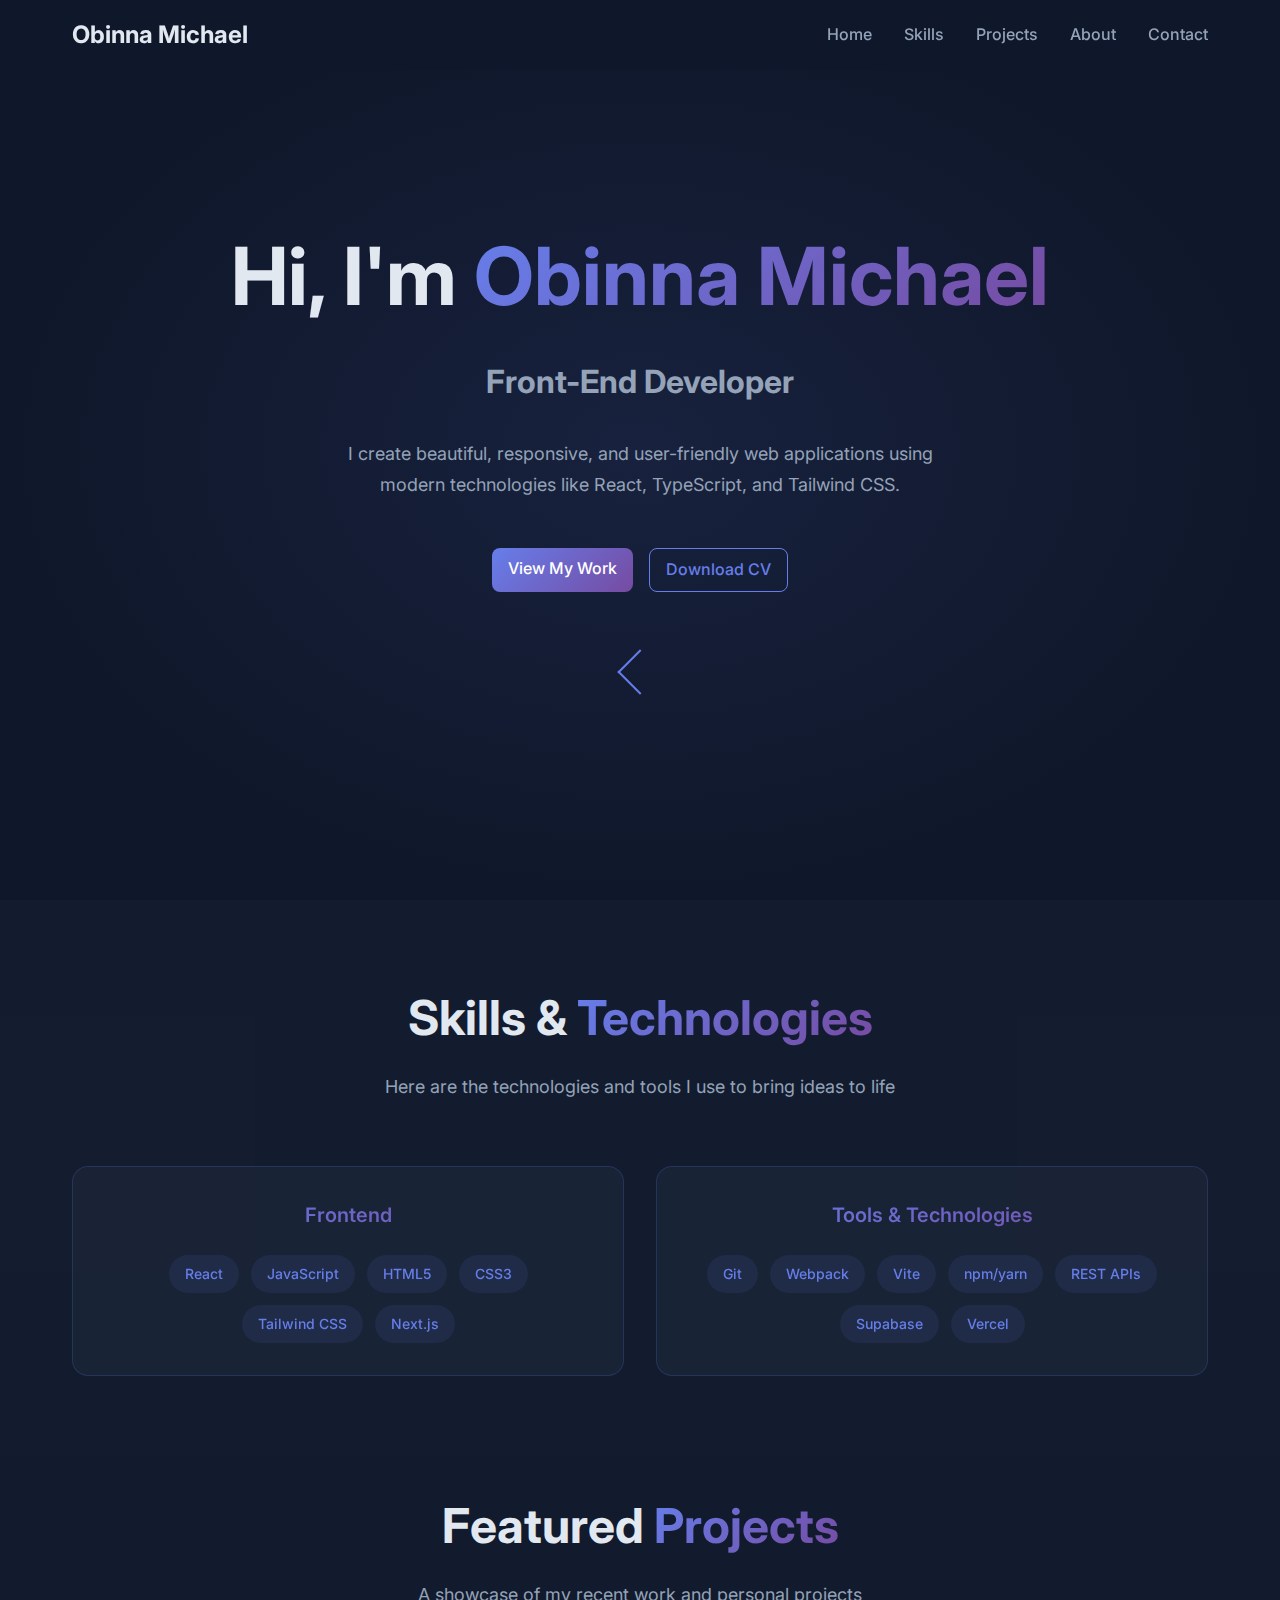
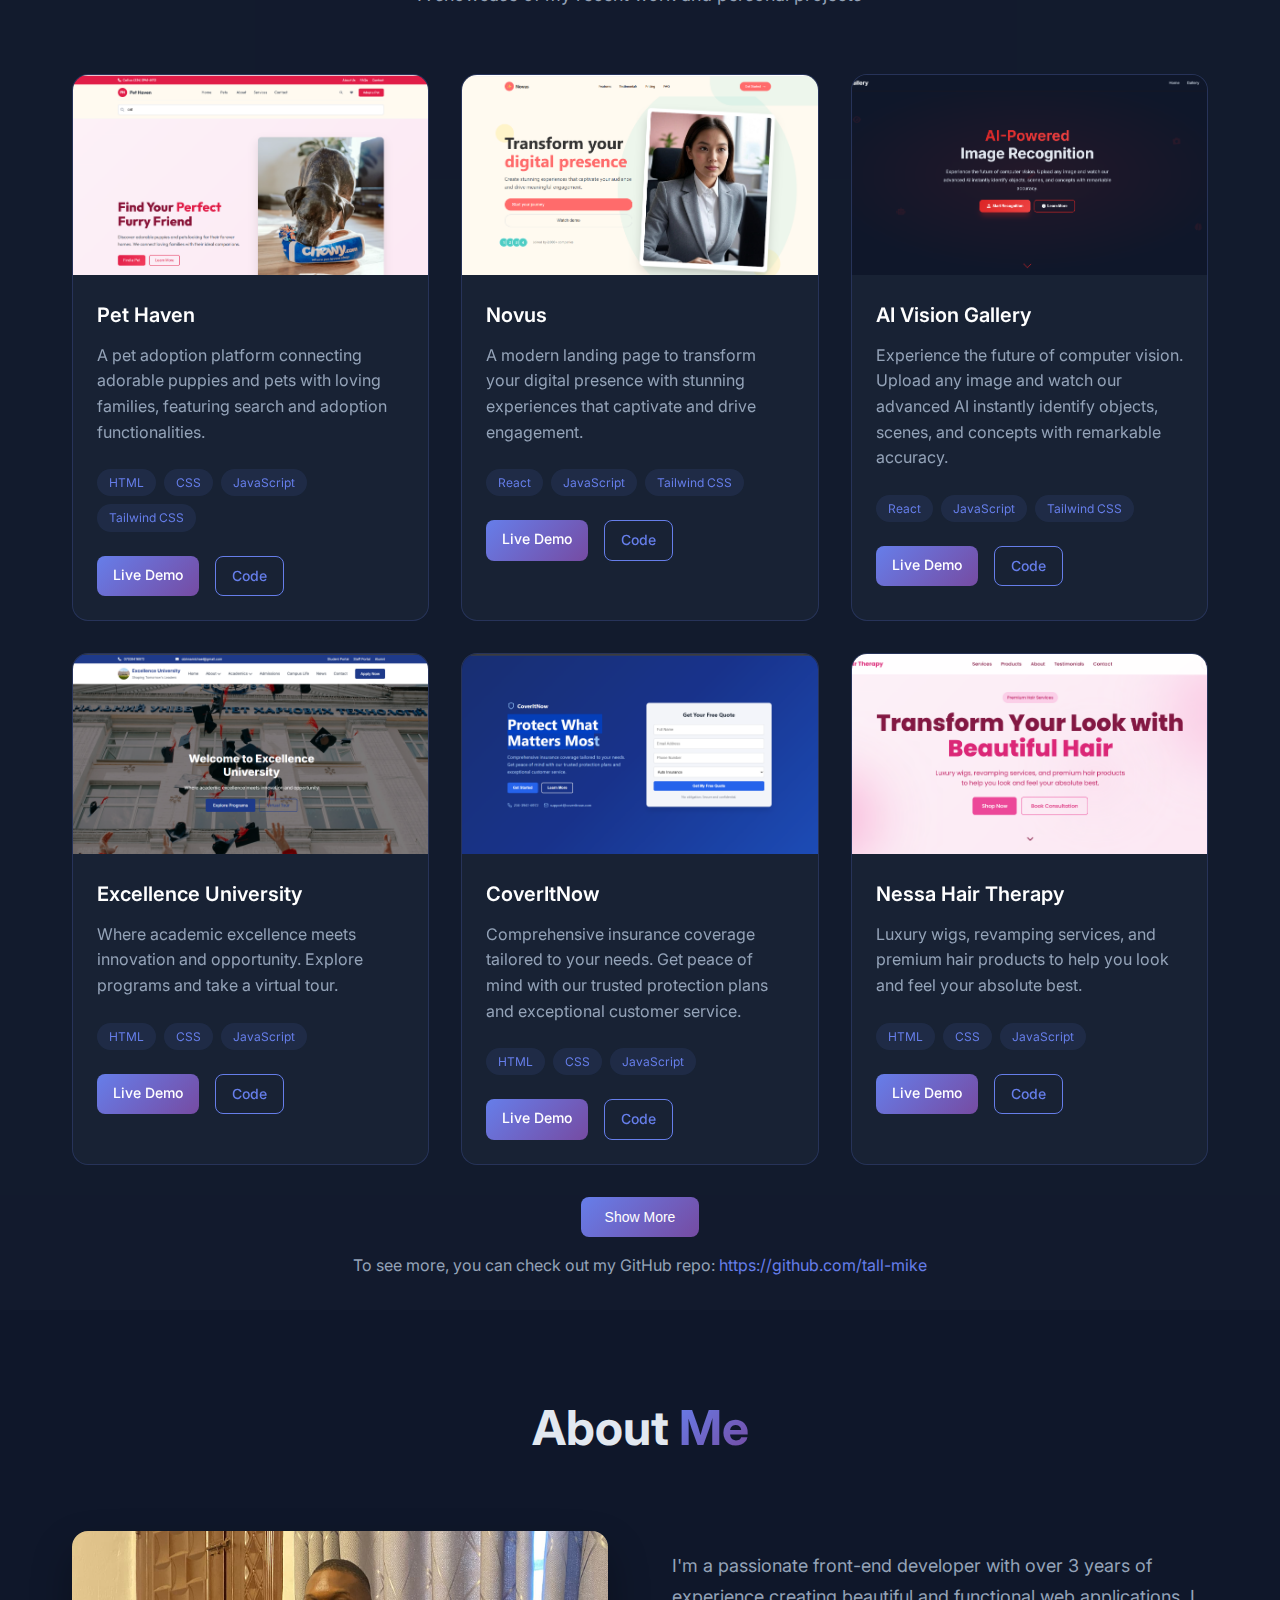
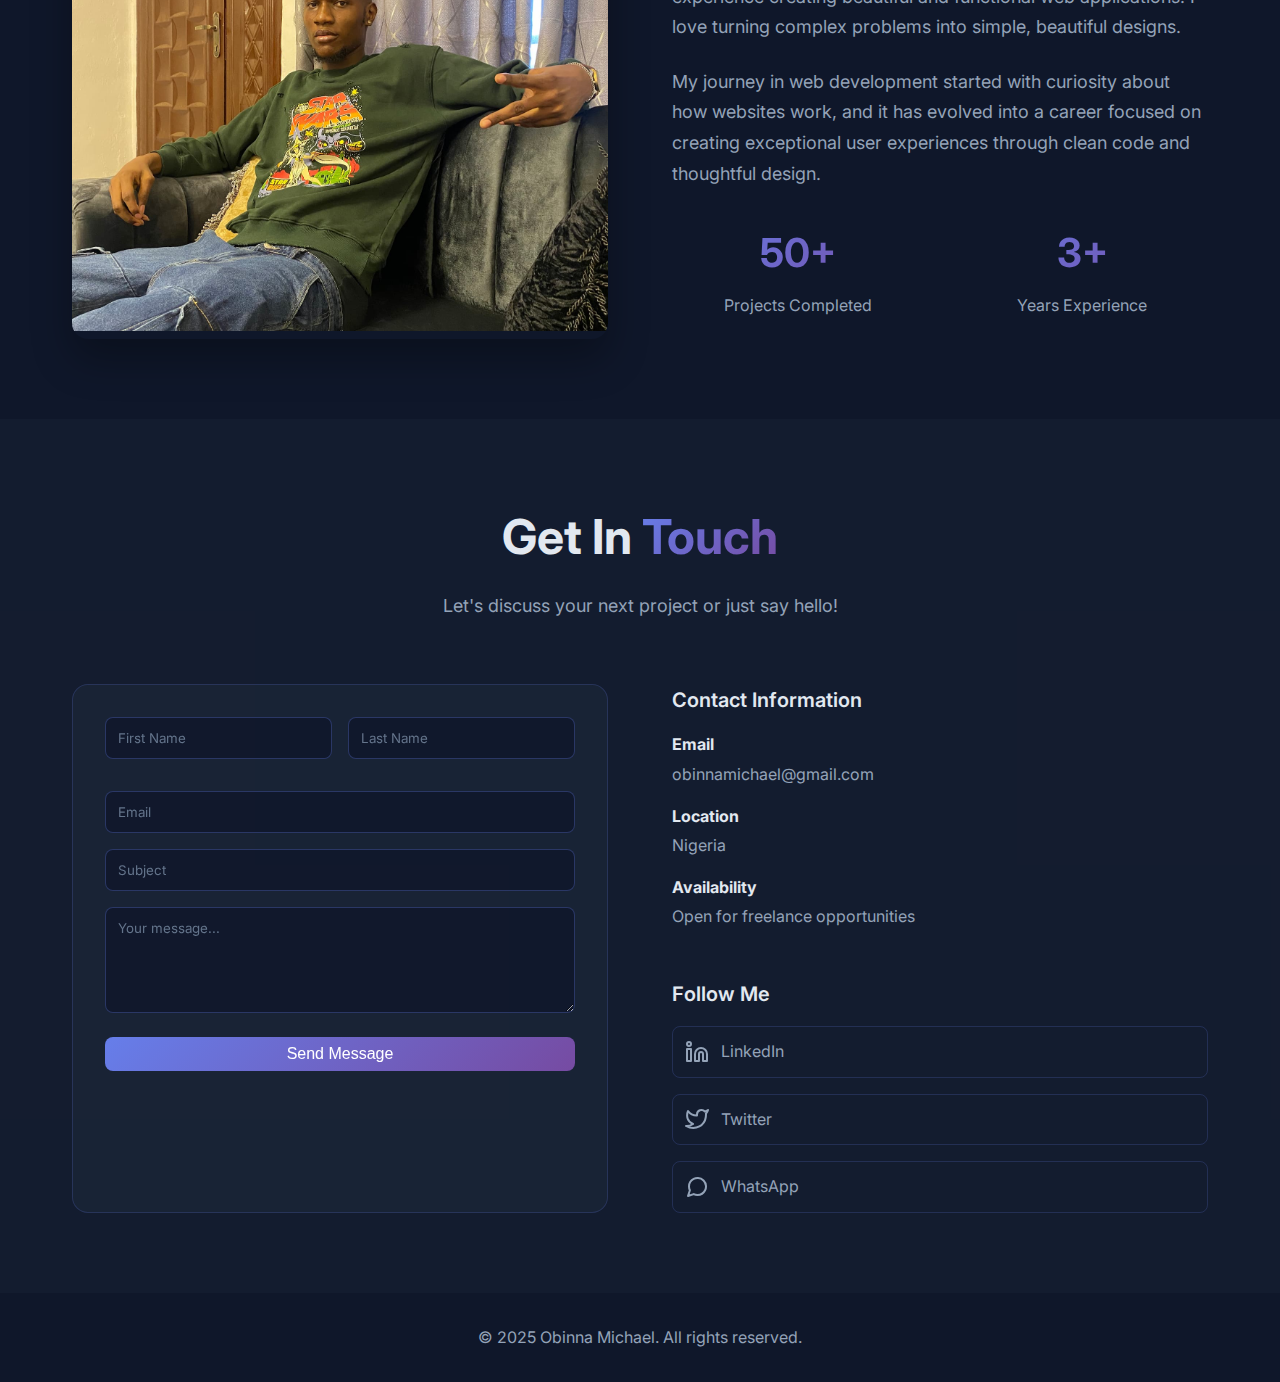
<file: index.html>
<!DOCTYPE html>
<html lang="en">
  <head>
    <meta charset="UTF-8" />
    <meta name="viewport" content="width=device-width, initial-scale=1.0" />
    <title>Obinna Michael - Front-End Developer</title>
    <link rel="stylesheet" href="style.css" />
    <link rel="stylesheet" href="query.css" />
    <link rel="preconnect" href="https://fonts.googleapis.com" />
    <link rel="preconnect" href="https://fonts.gstatic.com" crossorigin />
    <link
      href="https://fonts.googleapis.com/css2?family=Inter:wght@300;400;500;600;700&display=swap"
      rel="stylesheet"
    />
  </head>
  <body>
    <!-- Navigation -->
    <nav class="navbar">
      <div class="nav-container">
        <div class="nav-logo">
          <a href="#home">Obinna Michael</a>
        </div>
        <ul class="nav-menu">
          <li class="nav-item">
            <a href="#home" class="nav-link">Home</a>
          </li>
          <li class="nav-item">
            <a href="#skills" class="nav-link">Skills</a>
          </li>
          <li class="nav-item">
            <a href="#projects" class="nav-link">Projects</a>
          </li>
          <li class="nav-item">
            <a href="#about" class="nav-link">About</a>
          </li>
          <li class="nav-item">
            <a href="#contact" class="nav-link">Contact</a>
          </li>
        </ul>
        <div class="hamburger">
          <span class="bar"></span>
          <span class="bar"></span>
          <span class="bar"></span>
        </div>
      </div>
    </nav>

    <!-- Hero Section -->
    <section id="home" class="hero">
      <div class="hero-container">
        <div class="hero-content">
          <h1 class="hero-title">
            Hi, I'm <span class="gradient-text">Obinna Michael</span>
          </h1>
          <h2 class="hero-subtitle">Front-End Developer</h2>
          <p class="hero-description">
            I create beautiful, responsive, and user-friendly web applications
            using modern technologies like React, TypeScript, and Tailwind CSS.
          </p>
          <div class="hero-buttons">
            <a href="#projects" class="btn btn-primary">View My Work</a>
            <a
              href="ObinnaMichaelportfolio.pdf"
              download
              class="btn btn-outline"
              >Download CV</a
            >
          </div>
        </div>
        <div class="scroll-indicator">
          <div class="arrow-down"></div>
        </div>
      </div>
    </section>

    <!-- Skills Section -->
    <section id="skills" class="skills">
      <div class="container">
        <div class="section-header">
          <h2 class="section-title">
            Skills & <span class="gradient-text">Technologies</span>
          </h2>
          <p class="section-description">
            Here are the technologies and tools I use to bring ideas to life
          </p>
        </div>
        <div class="skills-grid">
          <div class="skill-card">
            <h3 class="skill-category">Frontend</h3>
            <div class="skill-tags">
              <span class="skill-tag">React</span>

              <span class="skill-tag">JavaScript</span>
              <span class="skill-tag">HTML5</span>
              <span class="skill-tag">CSS3</span>
              <span class="skill-tag">Tailwind CSS</span>
              <span class="skill-tag">Next.js</span>
            </div>
          </div>
          <div class="skill-card">
            <h3 class="skill-category">Tools & Technologies</h3>
            <div class="skill-tags">
              <span class="skill-tag">Git</span>
              <span class="skill-tag">Webpack</span>
              <span class="skill-tag">Vite</span>
              <span class="skill-tag">npm/yarn</span>
              <span class="skill-tag">REST APIs</span>

              <span class="skill-tag">Supabase</span>
              <span class="skill-tag">Vercel</span>
            </div>
          </div>
        </div>
      </div>
    </section>

    <!-- Projects Section -->
    <section id="projects" class="projects">
      <div class="container">
        <div class="section-header">
          <h2 class="section-title">
            Featured <span class="gradient-text">Projects</span>
          </h2>
          <p class="section-description">
            A showcase of my recent work and personal projects
          </p>
        </div>
        <div class="projects-grid">
          <!-- Project 1: Pet Haven -->
          <div class="project-card">
            <div class="project-image">
              <img
                src="images/Screenshot 2025-05-23 155829.png"
                alt="Pet Haven Website"
              />
            </div>
            <div class="project-content">
              <h3 class="project-title">Pet Haven</h3>
              <p class="project-description">
                A pet adoption platform connecting adorable puppies and pets
                with loving families, featuring search and adoption
                functionalities.
              </p>
              <div class="project-tech">
                <span class="tech-tag">HTML</span>
                <span class="tech-tag">CSS</span>
                <span class="tech-tag">JavaScript</span>
                <span class="tech-tag">Tailwind CSS</span>
              </div>
              <div class="project-buttons">
                <a
                  href="https://tall-mike.github.io/Pet-Haven/"
                  class="btn btn-small btn-primary"
                  >Live Demo</a
                >
                <a href="#" class="btn btn-small btn-outline">Code</a>
              </div>
            </div>
          </div>
          <!-- Project 2: Novus -->
          <div class="project-card">
            <div class="project-image">
              <img
                src="images/Screenshot 2025-05-23 145124.png"
                alt="Novus Website"
              />
            </div>
            <div class="project-content">
              <h3 class="project-title">Novus</h3>
              <p class="project-description">
                A modern landing page to transform your digital presence with
                stunning experiences that captivate and drive engagement.
              </p>
              <div class="project-tech">
                <span class="tech-tag">React</span>
                <span class="tech-tag">JavaScript</span>
                <span class="tech-tag">Tailwind CSS</span>
              </div>
              <div class="project-buttons">
                <a
                  href="https://tall-mike.github.io/NOVUS/"
                  class="btn btn-small btn-primary"
                  >Live Demo</a
                >
                <a href="#" class="btn btn-small btn-outline">Code</a>
              </div>
            </div>
          </div>
          <!-- Project 3: AI Vision Gallery -->
          <div class="project-card">
            <div class="project-image">
              <img
                src="images/Screenshot 2025-05-28 093837.png"
                alt="AI Vision Gallery"
              />
            </div>
            <div class="project-content">
              <h3 class="project-title">AI Vision Gallery</h3>
              <p class="project-description">
                Experience the future of computer vision. Upload any image and
                watch our advanced AI instantly identify objects, scenes, and
                concepts with remarkable accuracy.
              </p>
              <div class="project-tech">
                <span class="tech-tag">React</span>
                <span class="tech-tag">JavaScript</span>
                <span class="tech-tag">Tailwind CSS</span>
              </div>
              <div class="project-buttons">
                <a href="#" class="btn btn-small btn-primary">Live Demo</a>
                <a href="#" class="btn btn-small btn-outline">Code</a>
              </div>
            </div>
          </div>
          <!-- Project 4: The Word Today (Hidden by default) -->
          <div class="project-card hidden" id="extra-project">
            <div class="project-image">
              <img
                src="images/Screenshot 2025-03-04 090856.png"
                alt="The Word Today Website"
              />
            </div>
            <div class="project-content">
              <h3 class="project-title">The Word Today</h3>
              <p class="project-description">
                A simple daily inspirational quote website featuring a new quote
                each day with a subscription option for updates.
              </p>
              <div class="project-tech">
                <span class="tech-tag">HTML</span>
                <span class="tech-tag">CSS</span>
                <span class="tech-tag">JavaScript</span>
                <span class="tech-tag">Firebase</span>
              </div>
              <div class="project-buttons">
                <a
                  href="https://tall-mike.github.io/The-Word-Today-/"
                  class="btn btn-small btn-primary"
                  >Live Demo</a
                >
                <a href="#" class="btn btn-small btn-outline">Code</a>
              </div>
            </div>
          </div>
          <div class="project-card">
            <div class="project-image">
              <img
                src="images/Screenshot 2025-06-06 102200.png"
                alt="Excellence University"
              />
            </div>
            <div class="project-content">
              <h3 class="project-title">Excellence University</h3>
              <p class="project-description">
                Where academic excellence meets innovation and opportunity.
                Explore programs and take a virtual tour.
              </p>
              <div class="project-tech">
                <span class="tech-tag">HTML</span>
                <span class="tech-tag">CSS</span>
                <span class="tech-tag">JavaScript</span>
              </div>
              <div class="project-buttons">
                <a
                  href="https://tall-mike.github.io/Excellence-University-/"
                  class="btn btn-small btn-primary"
                  >Live Demo</a
                >
                <a
                  href="https://tall-mike.github.io/Excellence-University-/"
                  class="btn btn-small btn-outline"
                  >Code</a
                >
              </div>
            </div>
          </div>

          <div class="project-card">
            <div class="project-image">
              <img
                src="images/Screenshot 2025-06-06 105913.png"
                alt="CoverItNow"
              />
            </div>
            <div class="project-content">
              <h3 class="project-title">CoverItNow</h3>
              <p class="project-description">
                Comprehensive insurance coverage tailored to your needs. Get
                peace of mind with our trusted protection plans and exceptional
                customer service.
              </p>
              <div class="project-tech">
                <span class="tech-tag">HTML</span>
                <span class="tech-tag">CSS</span>
                <span class="tech-tag">JavaScript</span>
              </div>
              <div class="project-buttons">
                <a
                  href="https://tall-mike.github.io/CoverItNow/"
                  class="btn btn-small btn-primary"
                  >Live Demo</a
                >
                <a
                  href="https://tall-mike.github.io/CoverItNow/"
                  class="btn btn-small btn-outline"
                  >Code</a
                >
              </div>
            </div>
          </div>

          <div class="project-card">
            <div class="project-image">
              <img
                src="images/Screenshot 2025-06-06 113046.png"
                alt="Nessa Hair Therapy"
              />
            </div>
            <div class="project-content">
              <h3 class="project-title">Nessa Hair Therapy</h3>
              <p class="project-description">
                Luxury wigs, revamping services, and premium hair products to
                help you look and feel your absolute best.
              </p>
              <div class="project-tech">
                <span class="tech-tag">HTML</span>
                <span class="tech-tag">CSS</span>
                <span class="tech-tag">JavaScript</span>
              </div>
              <div class="project-buttons">
                <a
                  href="https://tall-mike.github.io/Nessa-Hair-Therapy-/"
                  class="btn btn-small btn-primary"
                  >Live Demo</a
                >
                <a
                  href="https://tall-mike.github.io/Nessa-Hair-Therapy-/"
                  class="btn btn-small btn-outline"
                  >Code</a
                >
              </div>
            </div>
          </div>
        </div>
        <!-- Show More Button -->
        <div class="show-more-container">
          <button id="show-more-btn" class="btn btn-small btn-primary">
            Show More
          </button>
        </div>
        <!-- GitHub Link -->
        <p class="github-link">
          To see more, you can check out my GitHub repo:
          <a href="https://github.com/tall-mike" target="_blank"
            >https://github.com/tall-mike</a
          >
        </p>
      </div>
      <script>
        document
          .getElementById("show-more-btn")
          .addEventListener("click", function () {
            const extraProject = document.getElementById("extra-project");
            const button = this;
            if (extraProject.classList.contains("hidden")) {
              extraProject.classList.remove("hidden");
              button.textContent = "Show Less";
            } else {
              extraProject.classList.add("hidden");
              button.textContent = "Show More";
            }
          });
      </script>
    </section>
    <!-- About Section -->
    <section id="about" class="about">
      <div class="container">
        <div class="section-header">
          <h2 class="section-title">
            About <span class="gradient-text">Me</span>
          </h2>
        </div>
        <div class="about-content">
          <div class="about-image">
            <img src="images/IMG_4038.jpg" alt="Developer workspace" />
          </div>
          <div class="about-text">
            <p>
              I'm a passionate front-end developer with over 3 years of
              experience creating beautiful and functional web applications. I
              love turning complex problems into simple, beautiful designs.
            </p>
            <p>
              My journey in web development started with curiosity about how
              websites work, and it has evolved into a career focused on
              creating exceptional user experiences through clean code and
              thoughtful design.
            </p>
            <div class="stats">
              <div class="stat">
                <div class="stat-number">50+</div>
                <div class="stat-label">Projects Completed</div>
              </div>
              <div class="stat">
                <div class="stat-number">3+</div>
                <div class="stat-label">Years Experience</div>
              </div>
            </div>
          </div>
        </div>
      </div>
    </section>

    <!-- Contact Section -->
    <section id="contact" class="contact">
      <div class="container">
        <div class="section-header">
          <h2 class="section-title">
            Get In <span class="gradient-text">Touch</span>
          </h2>
          <p class="section-description">
            Let's discuss your next project or just say hello!
          </p>
        </div>
        <div class="contact-content">
          <div class="contact-form">
            <form id="contactForm">
              <div class="form-row">
                <input type="text" placeholder="First Name" required />
                <input type="text" placeholder="Last Name" required />
              </div>
              <input type="email" placeholder="Email" required />
              <input type="text" placeholder="Subject" required />
              <textarea
                placeholder="Your message..."
                rows="5"
                required
              ></textarea>
              <button type="submit" class="btn btn-primary btn-full">
                Send Message
              </button>
            </form>
          </div>
          <div class="contact-info">
            <div class="info-section">
              <h3>Contact Information</h3>
              <div class="info-item">
                <strong>Email</strong>
                <p>obinnamichael@gmail.com</p>
              </div>
              <div class="info-item">
                <strong>Location</strong>
                <p>Nigeria</p>
              </div>
              <div class="info-item">
                <strong>Availability</strong>
                <p>Open for freelance opportunities</p>
              </div>
            </div>
            <div class="social-section">
              <h3>Follow Me</h3>
              <div class="social-links">
                <a
                  href="https://linkedin.com/in/Obinna%20Michael"
                  target="_blank"
                  class="social-link"
                >
                  <svg
                    width="24"
                    height="24"
                    viewBox="0 0 24 24"
                    fill="none"
                    xmlns="http://www.w3.org/2000/svg"
                  >
                    <path
                      d="M16 8a6 6 0 0 1 6 6v7h-4v-7a2 2 0 0 0-2-2 2 2 0 0 0-2 2v7h-4v-7a6 6 0 0 1 6-6z"
                      stroke="currentColor"
                      stroke-width="2"
                      stroke-linecap="round"
                      stroke-linejoin="round"
                    />
                    <rect
                      x="2"
                      y="9"
                      width="4"
                      height="12"
                      stroke="currentColor"
                      stroke-width="2"
                      stroke-linecap="round"
                      stroke-linejoin="round"
                    />
                    <circle
                      cx="4"
                      cy="4"
                      r="2"
                      stroke="currentColor"
                      stroke-width="2"
                      stroke-linecap="round"
                      stroke-linejoin="round"
                    />
                  </svg>
                  LinkedIn
                </a>
                <a
                  href="https://twitter.com/TAllMIKEs"
                  target="_blank"
                  class="social-link"
                >
                  <svg
                    width="24"
                    height="24"
                    viewBox="0 0 24 24"
                    fill="none"
                    xmlns="http://www.w3.org/2000/svg"
                  >
                    <path
                      d="M23 3a10.9 10.9 0 0 1-3.14 1.53 4.48 4.48 0 0 0-7.86 3v1A10.66 10.66 0 0 1 3 4s-4 9 5 13a11.64 11.64 0 0 1-7 2c9 5 20 0 20-11.5a4.5 4.5 0 0 0-.08-.83A7.72 7.72 0 0 0 23 3z"
                      stroke="currentColor"
                      stroke-width="2"
                      stroke-linecap="round"
                      stroke-linejoin="round"
                    />
                  </svg>
                  Twitter
                </a>
                <a
                  href="https://wa.me/2347039416972"
                  target="_blank"
                  class="social-link"
                >
                  <svg
                    width="24"
                    height="24"
                    viewBox="0 0 24 24"
                    fill="none"
                    xmlns="http://www.w3.org/2000/svg"
                  >
                    <path
                      d="M21 11.5a8.38 8.38 0 0 1-.9 3.8 8.5 8.5 0 0 1-7.6 4.7 8.38 8.38 0 0 1-3.8-.9L3 21l1.9-5.7a8.38 8.38 0 0 1-.9-3.8 8.5 8.5 0 0 1 4.7-7.6 8.38 8.38 0 0 1 3.8-.9h.5a8.48 8.48 0 0 1 8 8v.5z"
                      stroke="currentColor"
                      stroke-width="2"
                      stroke-linecap="round"
                      stroke-linejoin="round"
                    />
                  </svg>
                  WhatsApp
                </a>
              </div>
            </div>
          </div>
        </div>
      </div>
    </section>

    <!-- Footer -->
    <footer class="footer">
      <div class="container">
        <p>&copy; 2025 Obinna Michael. All rights reserved.</p>
      </div>
    </footer>

    <script src="script.js"></script>
  </body>
</html>
</file>
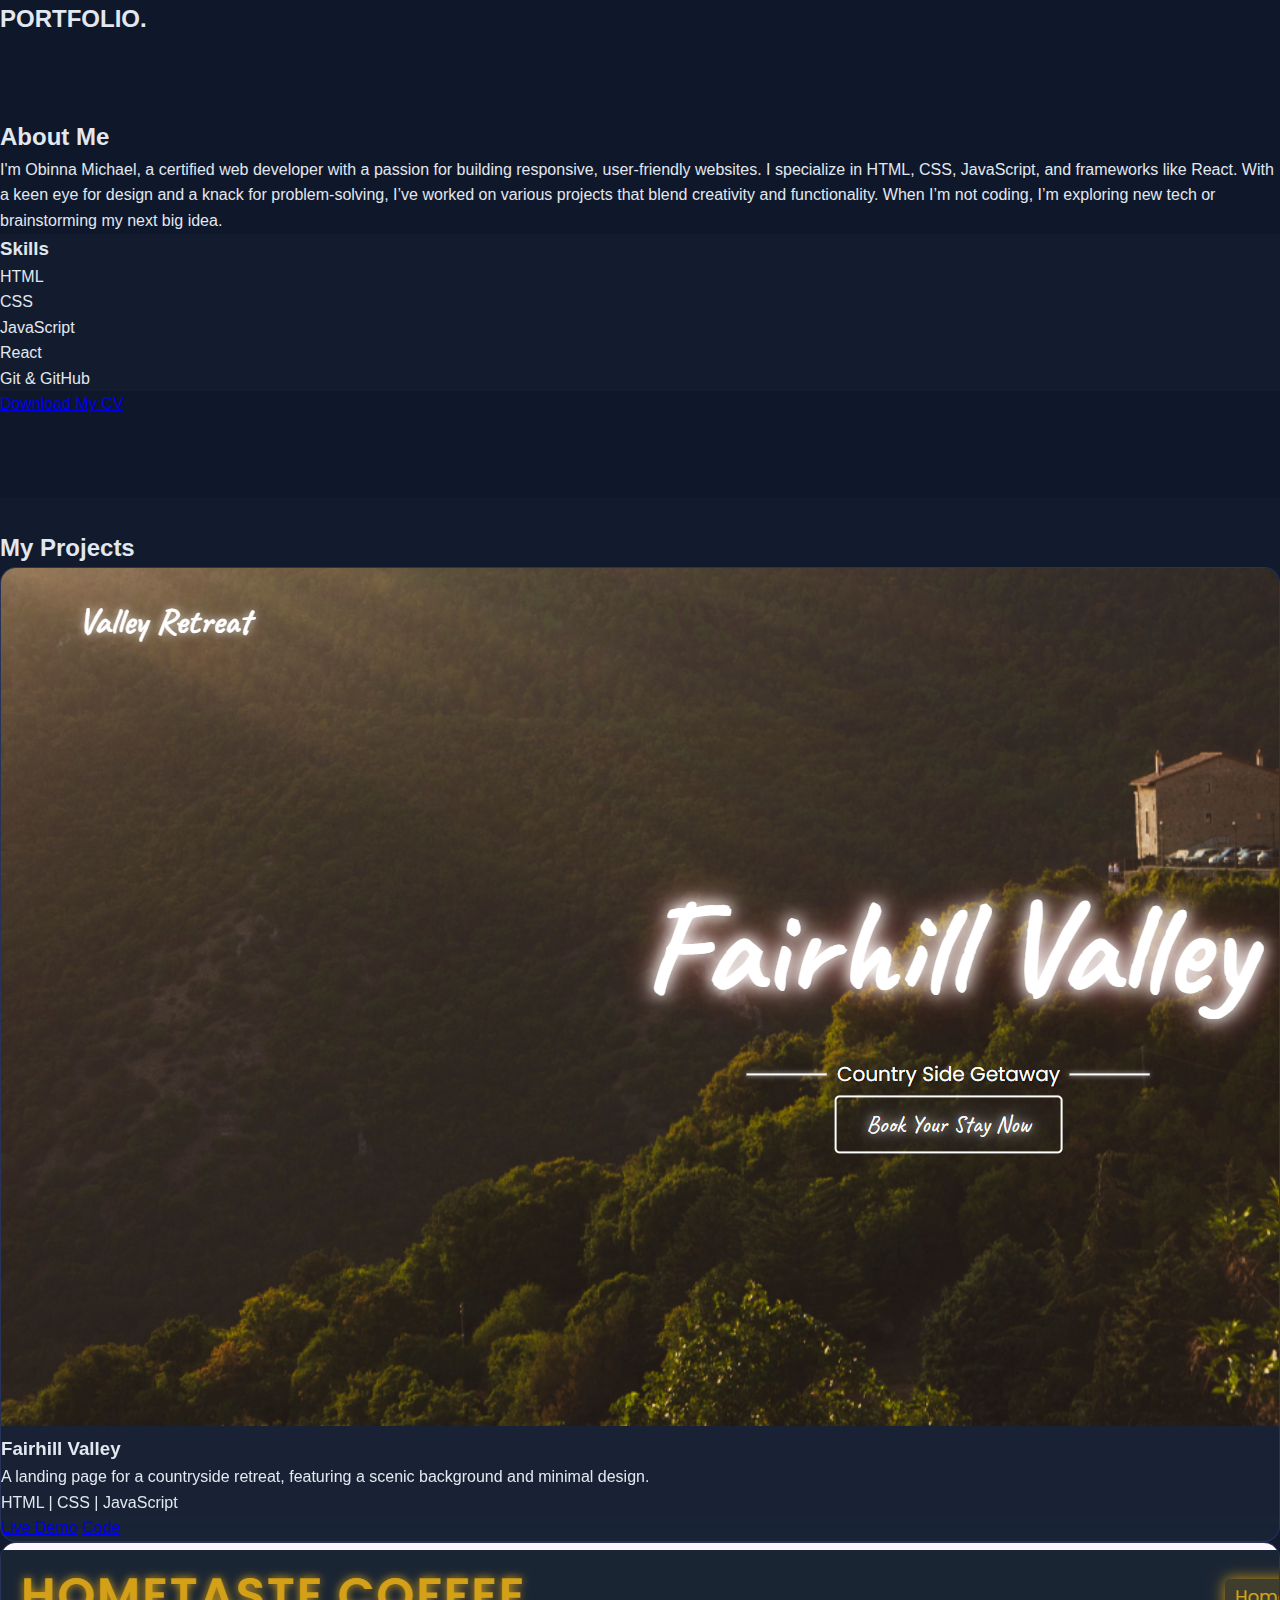
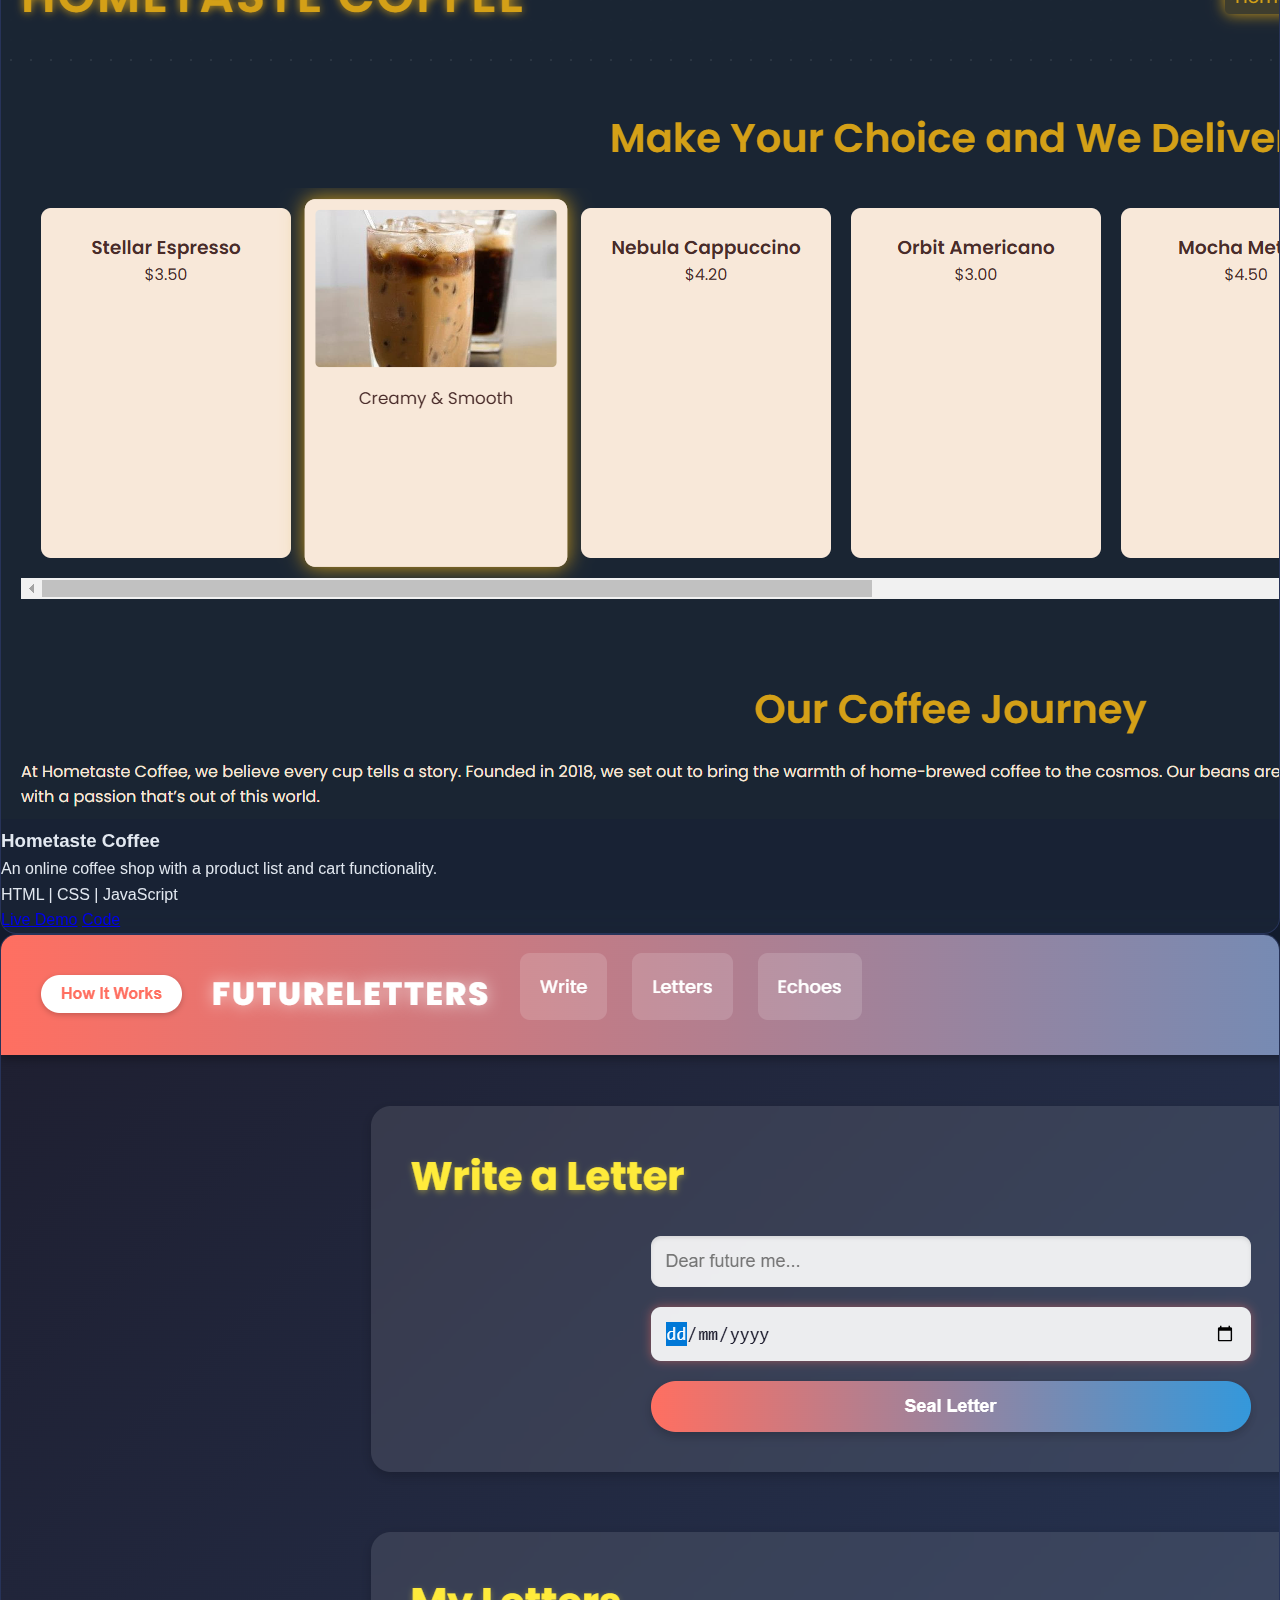
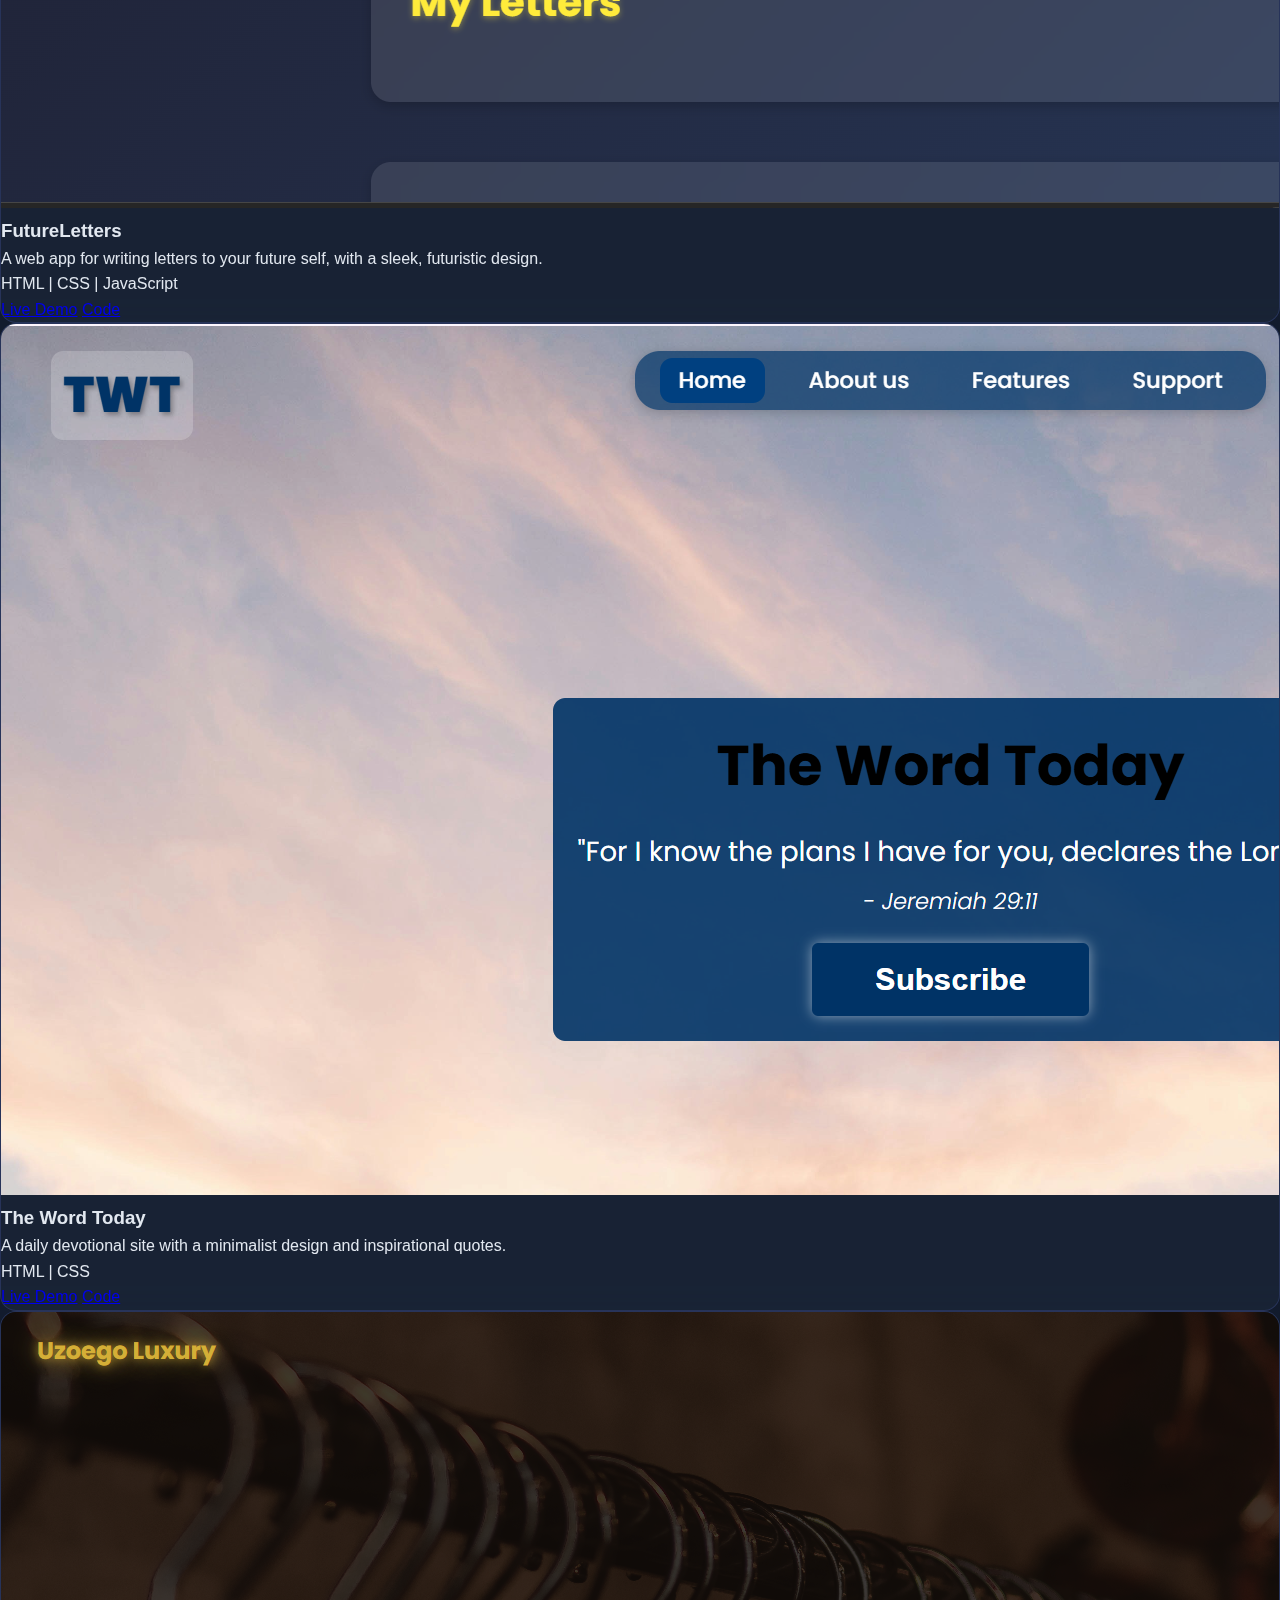
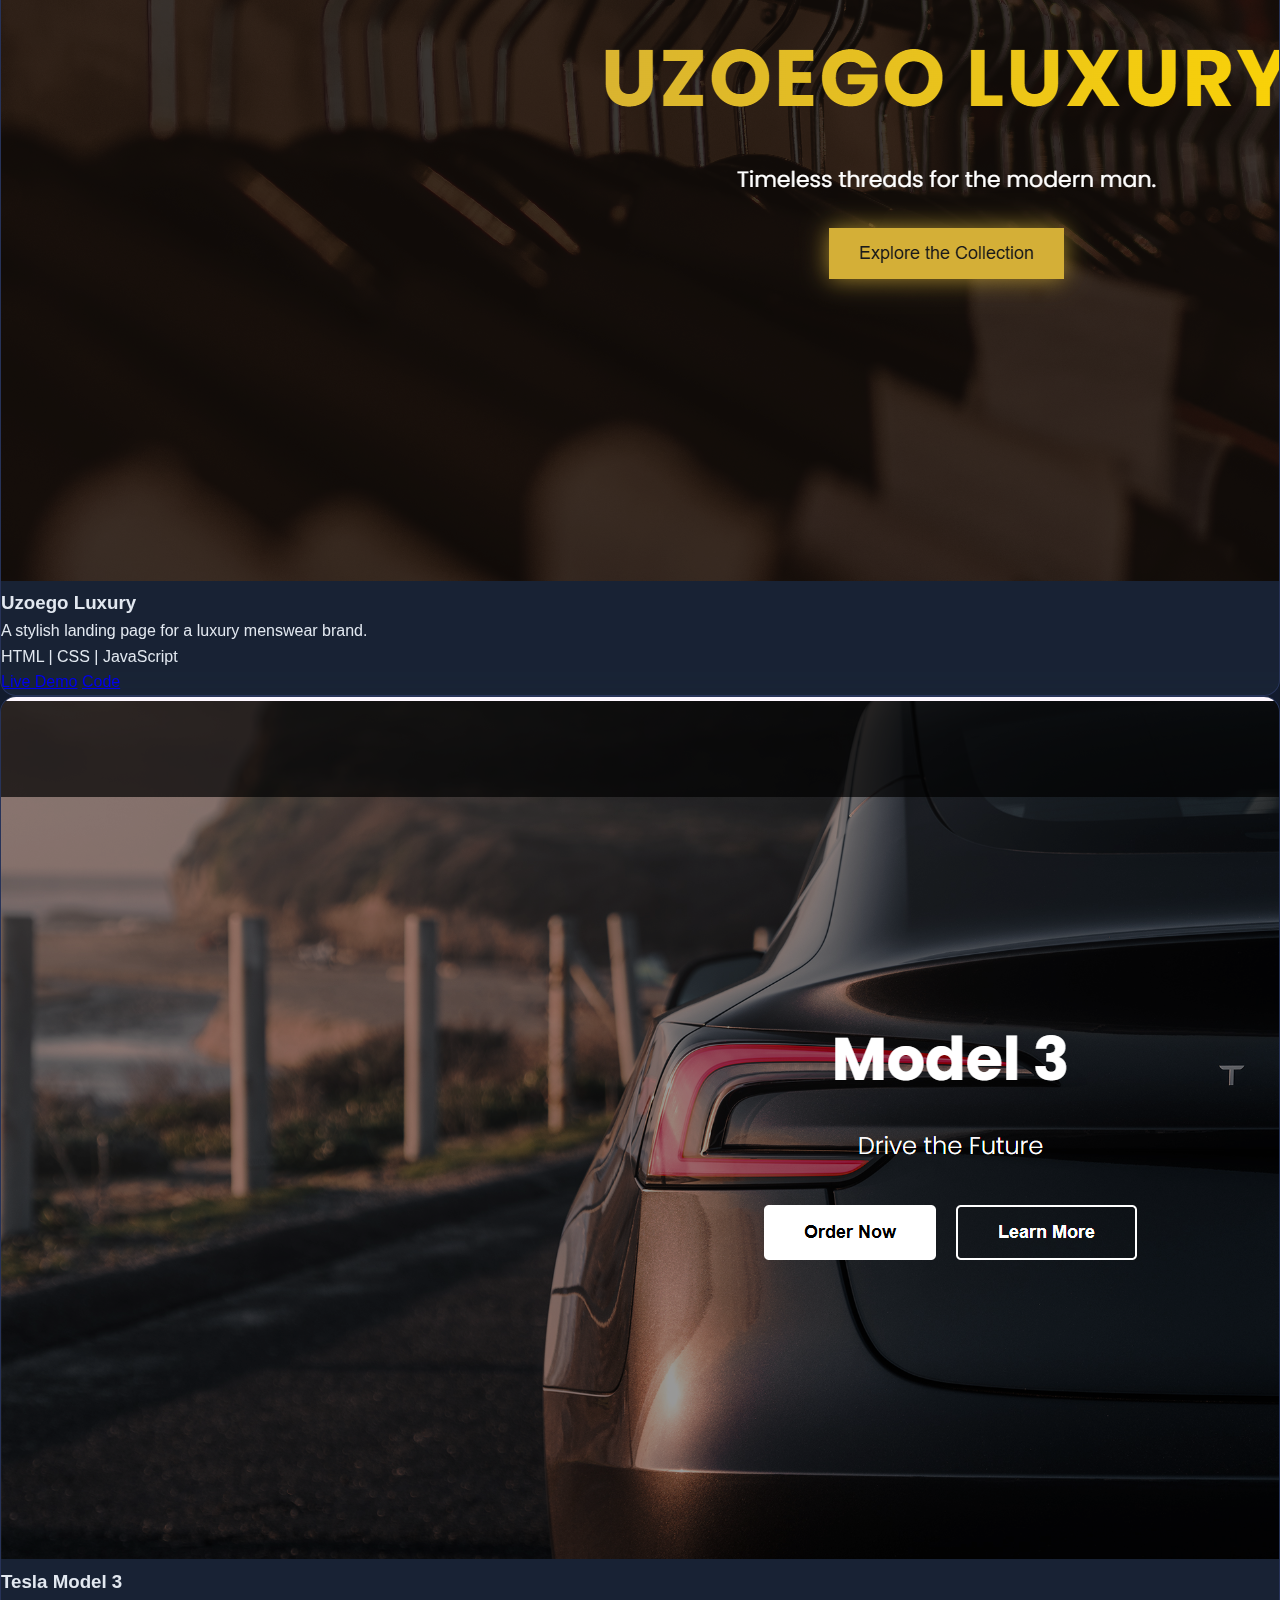
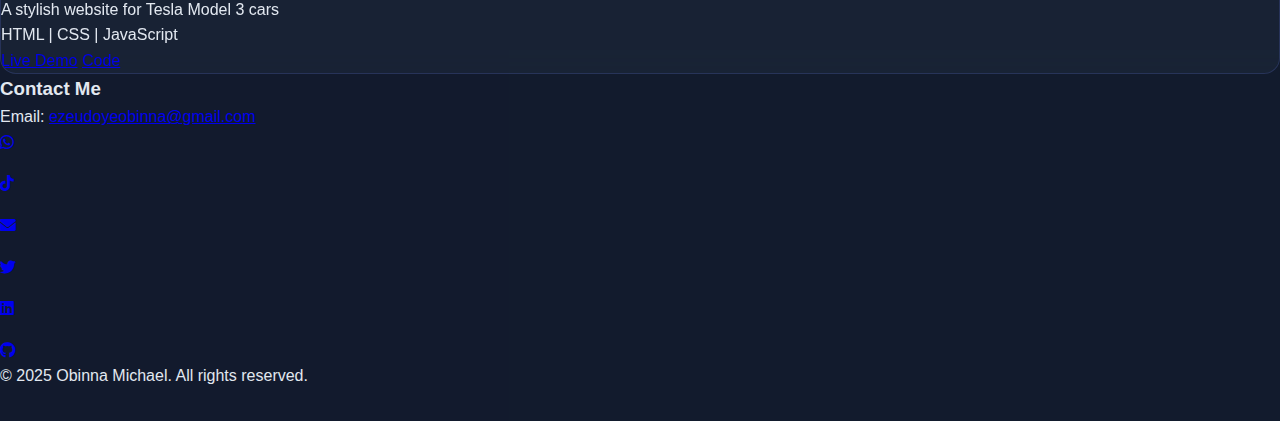
<file: next.html>
<!DOCTYPE html>
<html lang="en">
  <head>
    <meta charset="UTF-8" />
    <meta name="viewport" content="width=device-width, initial-scale=1.0" />
    <link
      href="https://fonts.googleapis.com/css2?family=Poppins:wght@300;400;500;600;700;800;900&display=swap"
      rel="stylesheet"
    />
    <title>Next Page</title>
    <link rel="stylesheet" href="style.css" />
    <link rel="stylesheet" href="general.css" />
    <link rel="stylesheet" href="query.css" />
    <link
      rel="stylesheet"
      href="https://cdnjs.cloudflare.com/ajax/libs/font-awesome/6.0.0/css/all.min.css"
    />
  </head>
  <body>
    <header class="header-2">
      <div class="logo">
        <h2 class="logo-written">PORTFOLIO.</h2>
      </div>
    </header>

    <section class="about-me">
      <h2>About Me</h2>
      <p>
        I'm Obinna Michael, a certified web developer with a passion for
        building responsive, user-friendly websites. I specialize in HTML, CSS,
        JavaScript, and frameworks like React. With a keen eye for design and a
        knack for problem-solving, I’ve worked on various projects that blend
        creativity and functionality. When I’m not coding, I’m exploring new
        tech or brainstorming my next big idea.
      </p>
      <div class="skills">
        <h3>Skills</h3>
        <ul>
          <li>HTML</li>
          <li>CSS</li>
          <li>JavaScript</li>
          <li>React</li>
          <li>Git & GitHub</li>
        </ul>
      </div>
      <div class="buttons">
        <a href="./My Resume.pdf" download="My Resume.pdf" class="cv-btn"
          >Download My CV</a
        >
      </div>
    </section>

    <section class="projects">
      <h2>My Projects</h2>
      <div class="project-grid">
        <!-- Project 1: Fairhill Valley -->
        <div class="project-card">
          <img
            src="images/Screenshot 2025-03-28 114052.png"
            alt="Fairhill Valley Preview"
          />
          <h3>Fairhill Valley</h3>
          <p>
            A landing page for a countryside retreat, featuring a scenic
            background and minimal design.
          </p>
          <div class="tech-stack">HTML | CSS | JavaScript</div>
          <div class="project-links">
            <a
              href="https://tall-mike.github.io/Valley-Retreat/"
              target="_blank"
              >Live Demo</a
            >
            <a
              href="https://github.com/tall-mike/Valley-Retreat"
              target="_blank"
              >Code</a
            >
          </div>
        </div>
        <!-- Project 2: Hometaste Coffee -->
        <div class="project-card">
          <img
            src="images/Screenshot 2025-03-04 085417.png"
            alt="Hometaste Coffee Preview"
          />
          <h3>Hometaste Coffee</h3>
          <p>
            An online coffee shop with a product list and cart functionality.
          </p>
          <div class="tech-stack">HTML | CSS | JavaScript</div>
          <div class="project-links">
            <a
              href="https://tall-mike.github.io/Hometaste-coffee/"
              target="_blank"
              >Live Demo</a
            >
            <a
              href="https://github.com/tall-mike/Hometaste-coffee"
              target="_blank"
              >Code</a
            >
          </div>
        </div>
        <!-- Project 3: FutureLetters -->
        <div class="project-card">
          <img
            src="images/Screenshot 2025-03-05 154527.png"
            alt="FutureLetters Preview"
          />
          <h3>FutureLetters</h3>
          <p>
            A web app for writing letters to your future self, with a sleek,
            futuristic design.
          </p>
          <div class="tech-stack">HTML | CSS | JavaScript</div>
          <div class="project-links">
            <a href="https://tall-mike.github.io/FutureLetter/" target="_blank"
              >Live Demo</a
            >
            <a href="https://github.com/tall-mike/FutureLetter" target="_blank"
              >Code</a
            >
          </div>
        </div>
        <!-- Project 4: The Word Today -->
        <div class="project-card">
          <img
            src="images/Screenshot 2025-03-04 090856.png"
            alt="The Word Today Preview"
          />
          <h3>The Word Today</h3>
          <p>
            A daily devotional site with a minimalist design and inspirational
            quotes.
          </p>
          <div class="tech-stack">HTML | CSS</div>
          <div class="project-links">
            <a
              href="https://tall-mike.github.io/The-Word-Today-/"
              target="_blank"
              >Live Demo</a
            >
            <a
              href="https://github.com/tall-mike/The-Word-Today-"
              target="_blank"
              >Code</a
            >
          </div>
        </div>
        <!-- Project 5: Uzoego Luxury -->
        <div class="project-card">
          <img
            src="images/Screenshot 2025-03-06 004625.png"
            alt="Uzoego Luxury Preview"
          />
          <h3>Uzoego Luxury</h3>
          <p>A stylish landing page for a luxury menswear brand.</p>
          <div class="tech-stack">HTML | CSS | JavaScript</div>
          <div class="project-links">
            <a href="https://tall-mike.github.io/UZOEGO-LUXRY/" target="_blank"
              >Live Demo</a
            >
            <a href="https://github.com/tall-mike/UZOEGO-LUXRY" target="_blank"
              >Code</a
            >
          </div>
        </div>
        <!-- Project 6: Tesla Model 3 -->
        <div class="project-card">
          <img
            src="images/Screenshot 2025-03-04 093419.png"
            alt="Tesla Model 3 cars"
          />
          <h3>Tesla Model 3</h3>
          <p>A stylish website for Tesla Model 3 cars</p>
          <div class="tech-stack">HTML | CSS | JavaScript</div>
          <div class="project-links">
            <a href="https://tall-mike.github.io/Tesla-Clone/" target="_blank"
              >Live Demo</a
            >
            <a href="https://github.com/tall-mike/Tesla-Clone" target="_blank"
              >Code</a
            >
          </div>
        </div>
      </div>
      <footer>
        <div class="footer-content">
          <h3>Contact Me</h3>
          <p>
            Email:
            <a href="mailto:ezeudoyeobinna@gmail.com"
              >ezeudoyeobinna@gmail.com</a
            >
          </p>
          <div class="social-links">
            <a
              href="https://wa.me/2347039416972"
              target="_blank"
              aria-label="WhatsApp"
            >
              <i class="fab fa-whatsapp"></i>
            </a>
            <a
              href="https://www.tiktok.com/@obinna_michael1"
              target="_blank"
              aria-label="TikTok"
            >
              <i class="fab fa-tiktok"></i>
            </a>
            <a
              href="mailto:ezeudoyeobinna@gmail.com"
              target="_blank"
              aria-label="Email"
            >
              <i class="fas fa-envelope"></i>
            </a>
            <a
              href="https://twitter.com/TAllMIKEs"
              target="_blank"
              aria-label="Twitter"
            >
              <i class="fab fa-twitter"></i>
            </a>
            <a
              href="https://linkedin.com/in/obinna-michael-a121b72ab"
              target="_blank"
              aria-label="LinkedIn"
            >
              <i class="fab fa-linkedin"></i>
            </a>
            <a
              href="https://github.com/tall-mike"
              target="_blank"
              aria-label="GitHub"
            >
              <i class="fab fa-github"></i>
            </a>
          </div>
          <p class="copyright">© 2025 Obinna Michael. All rights reserved.</p>
        </div>
      </footer>
    </section>
    <script src="script.js"></script>
  </body>
</html>
</file>
<file: query.css>
/* Tablets (max-width: 768px) */
@media (max-width: 768px) {
  /* Header Section */
  .header-1 {
    padding: 2rem;
  }

  .logo {
    margin-left: 2rem;
  }

  .logo-written {
    font-size: 2.5rem;
    margin-top: 3rem;
    margin-bottom: 4rem;
  }

  .navigation {
    position: static;
    flex-direction: column;
    align-items: center;
    margin-top: 2rem;
    right: 0;
    top: 0;
  }

  .contact-and-icons {
    font-size: 2rem;
    margin-bottom: 1rem;
  }

  .icon {
    display: flex;
    gap: 1.5rem;
    flex-wrap: wrap;
    justify-content: center;
  }

  .header-content {
    flex-direction: column;
    margin: 0 2rem;
    gap: 3rem;
  }

  .header-text-content {
    text-align: center;
  }

  .section-header {
    font-size: 5rem;
  }

  .text {
    font-size: 1.8rem;
  }

  .slogan {
    font-size: 1.8rem;
  }

  .next-section-btn {
    margin: 2rem auto;
    padding: 0.8rem 3rem;
    font-size: 1.8rem;
  }

  .web-developer-text {
    font-size: 1.8rem;
  }

  .header-image img {
    max-width: 100%;
    width: 80%;
    margin: 0 auto;
  }

  /* About Me Section */
  .header-2 {
    padding: 2rem;
  }

  .about-me {
    padding: 2rem;
  }

  .about-me h2 {
    font-size: 3rem;
  }

  .about-me p {
    font-size: 1.6rem;
  }

  .skills h3 {
    font-size: 2rem;
  }

  .skills ul {
    gap: 1.5rem;
  }

  .skills li {
    font-size: 1.6rem;
  }

  .buttons {
    justify-content: center;
  }

  .cv-btn {
    font-size: 1.8rem;
    padding: 0.8rem 3rem;
  }

  /* Projects Section */
  .projects {
    padding: 2rem;
    margin: 10px auto;
  }

  .projects h2 {
    font-size: 3rem;
  }

  .project-grid {
    grid-template-columns: 1fr; /* Single column for tablets */
    gap: 15px;
  }

  .project-card img {
    height: 150px;
  }

  .project-card h3 {
    font-size: 2rem;
  }

  .project-card p {
    font-size: 1.4rem;
  }

  .tech-stack {
    font-size: 1.2rem;
  }

  .project-links a {
    font-size: 1.4rem;
    padding: 0.4rem 0.8rem;
  }

  /* Footer */
  footer {
    padding: 2rem;
  }

  .footer-content h3 {
    font-size: 3rem;
  }

  .footer-content p {
    font-size: 1.6rem;
  }

  .social-links {
    gap: 1.5rem;
  }

  .social-links a {
    font-size: 2rem;
  }

  .copyright {
    font-size: 1.4rem;
  }
}
@media (max-width: 480px) {
  /* Header Section */
  .header-1 {
    padding: 1rem; /* Keep minimal padding */
  }

  .logo {
    margin-left: 1rem;
  }

  .logo-written {
    font-size: 2rem;
    margin-top: 2rem;
    margin-bottom: 2rem;
  }

  /* Navigation and Social Media Icons */
  .navigation {
    position: static;
    margin: 1rem auto;
    width: 100%;
    text-align: center;
  }

  .contact-and-icons {
    font-size: 1.8rem;
    margin-bottom: 1rem;
  }

  .icon {
    gap: 1rem;
    display: flex;
    justify-content: center;
    flex-wrap: wrap;
    margin-bottom: 3rem; /* Add space after icons */
  }

  .icon a {
    font-size: 2rem;
  }

  /* Header Content */
  .header-content {
    margin: 0 1rem;
    gap: 2rem; /* Increase gap between elements */
    flex-direction: column;
    text-align: center;
    margin-bottom: 4rem;
  }

  .header-text-content {
    margin-bottom: 4rem; /* Generous space before the button */
  }

  .section-header {
    font-size: 3.5rem;
  }

  .text {
    font-size: 1.6rem;
    margin-bottom: 4rem;
  }

  .slogan {
    font-size: 1.6rem;
    margin-bottom: 8rem;
  }

  .next-section-btn {
    padding: 0.6rem 2rem;
    font-size: 1.6rem;
    margin: 0 auto; /* Center the button */
  }

  .web-developer-text {
    font-size: 1.6rem;
  }

  /* Hide the Image on Smartphones */
  .header-image {
    display: none;
  }
}

/* Very Small Screens (max-width: 320px) */
@media (max-width: 320px) {
  .section-header {
    font-size: 3rem;
  }

  .text,
  .slogan {
    font-size: 1.4rem;
  }

  .next-section-btn {
    padding: 0.5rem 1.5rem;
    font-size: 1.4rem;
  }

  .web-developer-text {
    font-size: 1.4rem;
  }

  .about-me h2,
  .projects h2,
  .footer-content h3 {
    font-size: 2rem;
  }

  .about-me p,
  .footer-content p {
    font-size: 1.2rem;
  }

  .skills li,
  .project-card p {
    font-size: 1.2rem;
  }

  .project-card img {
    height: 100px;
  }
}
</file>
<file: general.css>
.container {
  /* 1140px */
  max-width: 120rem;
  padding: 0 3.2rem;
  margin: 0 auto;
}
.grid {
  display: grid;
  column-gap: 6.4rem;
  row-gap: 9.6rem;
}

.grid--2-cols {
  grid-template-columns: repeat(2, 1fr);
}
/* **************************************** */
.icon a {
  color: rgba(169, 169, 169, 1); /* Ash color for all icons */
  font-size: 2.5rem;
  transition: color 0.3s ease;
}

.icon a:hover {
  color: white; /* Change the color of icons to white on hover */
}

/* Hover effects for specific social media icons */
.icon a[href*="wa.me"] {
  color: #6f6f6f; /* WhatsApp icon color */
}

.icon a[href*="wa.me"]:hover {
  color: #128c7e; /* WhatsApp icon color when hovered */
}

.icon a[href*="twitter.com"] {
  color: #6f6f6f; /* Twitter icon color */
}

.icon a[href*="twitter.com"]:hover {
  color: #14171a; /* Twitter icon color when hovered */
}

.icon a[href*="tiktok.com"] {
  color: #6f6f6f; /* TikTok icon color */
}

.icon a[href*="tiktok.com"]:hover {
  color: #010101; /* TikTok icon color when hovered */
}

.icon a[href*="mailto"] {
  color: #6f6f6f; /* Mail icon color */
}

.icon a[href*="mailto"]:hover {
  color: #ff4500; /* Mail icon color when hovered */
}
</file>
<file: style.css>
/* Reset and Base Styles */
* {
  margin: 0;
  padding: 0;
  box-sizing: border-box;
}

html {
  scroll-behavior: smooth;
}

body {
  font-family: "Inter", sans-serif;
  line-height: 1.6;
  color: #e2e8f0;
  background-color: #0f172a;
  overflow-x: hidden;
}

.container {
  max-width: 1200px;
  margin: 0 auto;
  padding: 0 2rem;
}

/* Typography */
.gradient-text {
  background: linear-gradient(135deg, #667eea 0%, #764ba2 100%);
  -webkit-background-clip: text;
  -webkit-text-fill-color: transparent;
  background-clip: text;
}

/* Navigation */
.navbar {
  position: fixed;
  top: 0;
  width: 100%;
  background: rgba(15, 23, 42, 0.9);
  backdrop-filter: blur(10px);
  z-index: 1000;
  transition: all 0.3s ease;
}

.nav-container {
  max-width: 1200px;
  margin: 0 auto;
  padding: 1rem 2rem;
  display: flex;
  justify-content: space-between;
  align-items: center;
}

.nav-logo a {
  font-size: 1.5rem;
  font-weight: 700;
  color: #e2e8f0;
  text-decoration: none;
}

.nav-menu {
  display: flex;
  list-style: none;
  gap: 2rem;
}

.nav-link {
  color: #94a3b8;
  text-decoration: none;
  font-weight: 500;
  transition: color 0.3s ease;
  position: relative;
}

.nav-link:hover {
  color: #667eea;
}

.nav-link::after {
  content: "";
  position: absolute;
  width: 0;
  height: 2px;
  bottom: -5px;
  left: 0;
  background: linear-gradient(135deg, #667eea 0%, #764ba2 100%);
  transition: width 0.3s ease;
}

.nav-link:hover::after {
  width: 100%;
}

.hamburger {
  display: none;
  flex-direction: column;
  cursor: pointer;
}

.bar {
  width: 25px;
  height: 3px;
  background-color: #e2e8f0;
  margin: 3px 0;
  transition: 0.3s;
}

/* Hero Section */
.hero {
  min-height: 100vh;
  display: flex;
  align-items: center;
  justify-content: center;
  padding: 0 2rem;
  background: radial-gradient(
    ellipse at center,
    rgba(102, 126, 234, 0.1) 0%,
    rgba(15, 23, 42, 1) 70%
  );
}

.hero-container {
  max-width: 1000px;
  text-align: center;
}

.hero-title {
  font-size: clamp(2.5rem, 8vw, 5rem);
  font-weight: 700;
  margin-bottom: 1rem;
  animation: fadeInUp 0.8s ease-out;
}

.hero-subtitle {
  font-size: clamp(1.25rem, 4vw, 2rem);
  color: #94a3b8;
  margin-bottom: 2rem;
  animation: fadeInUp 0.8s ease-out 0.2s both;
}

.hero-description {
  font-size: 1.125rem;
  color: #94a3b8;
  max-width: 600px;
  margin: 0 auto 3rem;
  line-height: 1.7;
  animation: fadeInUp 0.8s ease-out 0.4s both;
}

.hero-buttons {
  display: flex;
  gap: 1rem;
  justify-content: center;
  flex-wrap: wrap;
  margin-bottom: 4rem;
  animation: fadeInUp 0.8s ease-out 0.6s both;
}

.scroll-indicator {
  animation: bounce 2s infinite;
}

.arrow-down {
  width: 2rem;
  height: 2rem;
  border-left: 2px solid #667eea;
  border-bottom: 2px solid #667eea;
  transform: rotate(45deg);
  margin: 0 auto;
}

/* Buttons */
.btn {
  display: inline-block;
  padding: 0.75rem 2rem;
  border-radius: 0.5rem;
  text-decoration: none;
  font-weight: 600;
  transition: all 0.3s ease;
  border: none;
  cursor: pointer;
  font-size: 1rem;
}

.btn-primary {
  background: linear-gradient(135deg, #667eea 0%, #764ba2 100%);
  color: white;
}

.btn-primary:hover {
  transform: translateY(-2px);
  box-shadow: 0 10px 20px rgba(102, 126, 234, 0.3);
}

.btn-outline {
  border: 2px solid #667eea;
  color: #667eea;
  background: transparent;
}

.btn-outline:hover {
  background: #667eea;
  color: white;
  transform: translateY(-2px);
}

.btn-small {
  padding: 0.5rem 1rem;
  font-size: 0.875rem;
}

.btn-full {
  width: 100%;
}

/* Section Styles */
section {
  padding: 5rem 0;
}

.section-header {
  text-align: center;
  margin-bottom: 4rem;
}

.section-title {
  font-size: clamp(2rem, 5vw, 3rem);
  font-weight: 700;
  margin-bottom: 1rem;
}

.section-description {
  font-size: 1.125rem;
  color: #94a3b8;
  max-width: 600px;
  margin: 0 auto;
}

/* Skills Section */
.skills {
  background: rgba(30, 41, 59, 0.3);
}

.skills-grid {
  display: grid;
  grid-template-columns: repeat(auto-fit, minmax(300px, 1fr));
  gap: 2rem;
}

.skill-card {
  background: rgba(30, 41, 59, 0.5);
  backdrop-filter: blur(10px);
  border: 1px solid rgba(102, 126, 234, 0.2);
  border-radius: 1rem;
  padding: 2rem;
  text-align: center;
  transition: transform 0.3s ease, box-shadow 0.3s ease;
}

.skill-card:hover {
  transform: translateY(-5px);
  box-shadow: 0 20px 40px rgba(0, 0, 0, 0.3);
}

.skill-category {
  font-size: 1.25rem;
  font-weight: 600;
  margin-bottom: 1.5rem;
  background: linear-gradient(135deg, #667eea 0%, #764ba2 100%);
  -webkit-background-clip: text;
  -webkit-text-fill-color: transparent;
  background-clip: text;
}

.skill-tags {
  display: flex;
  flex-wrap: wrap;
  gap: 0.75rem;
  justify-content: center;
}

.skill-tag {
  background: rgba(102, 126, 234, 0.1);
  color: #667eea;
  padding: 0.5rem 1rem;
  border-radius: 2rem;
  font-size: 0.875rem;
  font-weight: 500;
  transition: all 0.3s ease;
}

.skill-tag:hover {
  background: rgba(102, 126, 234, 0.2);
  transform: translateY(-2px);
}

/* Projects Section */
.projects {
  background: rgba(30, 41, 59, 0.2);
  padding: 2rem 0;
}

.projects-grid {
  display: grid;
  grid-template-columns: repeat(auto-fit, minmax(350px, 1fr));
  gap: 2rem;
  margin-bottom: 2rem;
}

.project-card {
  background: rgba(30, 41, 59, 0.5);
  backdrop-filter: blur(10px);
  border: 1px solid rgba(102, 126, 234, 0.2);
  border-radius: 1rem;
  overflow: hidden;
  transition: transform 0.3s ease, box-shadow 0.3s ease;
}

.project-card:hover {
  transform: translateY(-5px);
  box-shadow: 0 20px 40px rgba(0, 0, 0, 0.3);
}

.project-image {
  aspect-ratio: 16/9;
  overflow: hidden;
}

.project-image img {
  width: 100%;
  height: 100%;
  object-fit: cover;
  transition: transform 0.3s ease;
}

.project-card:hover .project-image img {
  transform: scale(1.05);
}

.project-content {
  padding: 1.5rem;
}

.project-title {
  font-size: 1.25rem;
  font-weight: 600;
  margin-bottom: 0.75rem;
  color: #ffffff;
}

.project-description {
  color: #94a3b8;
  margin-bottom: 1.5rem;
  line-height: 1.6;
}

.project-tech {
  display: flex;
  flex-wrap: wrap;
  gap: 0.5rem;
  margin-bottom: 1.5rem;
}

.tech-tag {
  background: rgba(102, 126, 234, 0.1);
  color: #667eea;
  padding: 0.25rem 0.75rem;
  border-radius: 1rem;
  font-size: 0.75rem;
}

.project-buttons {
  display: flex;
  gap: 1rem;
}

.btn {
  padding: 0.5rem 1rem;
  border-radius: 0.5rem;
  text-decoration: none;
  font-weight: 500;
  transition: background-color 0.3s ease, color 0.3s ease;
}

.btn-primary {
  background-color: #ef4444;
  color: #ffffff;
}

.btn-primary:hover {
  background-color: #dc2626;
}

.btn-outline {
  border: 1px solid #667eea;
  color: #667eea;
  background-color: transparent;
}

.btn-outline:hover {
  background-color: rgba(102, 126, 234, 0.1);
}

/* Show More Button and Container */
.show-more-container {
  text-align: center;
  margin: 1rem 0;
}

#show-more-btn {
  background-color: #ef4444;
  color: #ffffff;
  border: none;
  padding: 0.75rem 1.5rem;
  border-radius: 0.5rem;
  cursor: pointer;
  transition: background-color 0.3s ease;
}

#show-more-btn:hover {
  background-color: #dc2626;
}

/* Hidden Class for Extra Project */
.hidden {
  display: none;
}

/* GitHub Link Styling */
.github-link {
  text-align: center;
  color: #94a3b8;
  margin-top: 1rem;
}

.github-link a {
  color: #667eea;
  text-decoration: none;
}

.github-link a:hover {
  text-decoration: underline;
}

/* Responsive Adjustments */
@media (max-width: 768px) {
  .projects-grid {
    grid-template-columns: 1fr;
  }
  .project-buttons {
    flex-direction: column;
  }
  .btn {
    width: 100%;
    text-align: center;
  }
}

.projects-grid {
  display: grid;
  grid-template-columns: repeat(auto-fit, minmax(350px, 1fr));
  gap: 2rem;
}

.project-card {
  background: rgba(30, 41, 59, 0.5);
  backdrop-filter: blur(10px);
  border: 1px solid rgba(102, 126, 234, 0.2);
  border-radius: 1rem;
  overflow: hidden;
  transition: transform 0.3s ease, box-shadow 0.3s ease;
}

.project-card:hover {
  transform: translateY(-5px);
  box-shadow: 0 20px 40px rgba(0, 0, 0, 0.3);
}

.project-image {
  aspect-ratio: 16/9;
  overflow: hidden;
}

.project-image img {
  width: 100%;
  height: 100%;
  object-fit: cover;
  transition: transform 0.3s ease;
}

.project-card:hover .project-image img {
  transform: scale(1.05);
}

.project-content {
  padding: 1.5rem;
}

.project-title {
  font-size: 1.25rem;
  font-weight: 600;
  margin-bottom: 0.75rem;
}

.project-description {
  color: #94a3b8;
  margin-bottom: 1.5rem;
  line-height: 1.6;
}

.project-tech {
  display: flex;
  flex-wrap: wrap;
  gap: 0.5rem;
  margin-bottom: 1.5rem;
}

.tech-tag {
  background: rgba(102, 126, 234, 0.1);
  color: #667eea;
  padding: 0.25rem 0.75rem;
  border-radius: 1rem;
  font-size: 0.75rem;
}

.project-buttons {
  display: flex;
  gap: 1rem;
}

/* About Section */
.about-content {
  display: grid;
  grid-template-columns: 1fr 1fr;
  gap: 4rem;
  align-items: center;
}

.about-image {
  border-radius: 1rem;
  overflow: hidden;
  box-shadow: 0 20px 40px rgba(0, 0, 0, 0.3);
}

.about-image img {
  width: 100%;
  height: 400px;
  object-fit: cover;
}

.about-text p {
  color: #94a3b8;
  margin-bottom: 1.5rem;
  line-height: 1.7;
  font-size: 1.125rem;
}

.stats {
  display: grid;
  grid-template-columns: 1fr 1fr;
  gap: 2rem;
  margin-top: 2rem;
}

.stat {
  text-align: center;
}

.stat-number {
  font-size: 2.5rem;
  font-weight: 700;
  background: linear-gradient(135deg, #667eea 0%, #764ba2 100%);
  -webkit-background-clip: text;
  -webkit-text-fill-color: transparent;
  background-clip: text;
}

.stat-label {
  color: #94a3b8;
  margin-top: 0.5rem;
}

/* Contact Section */
.contact {
  background: rgba(30, 41, 59, 0.3);
}

.contact-content {
  display: grid;
  grid-template-columns: 1fr 1fr;
  gap: 4rem;
}

.contact-form {
  background: rgba(30, 41, 59, 0.5);
  backdrop-filter: blur(10px);
  border: 1px solid rgba(102, 126, 234, 0.2);
  border-radius: 1rem;
  padding: 2rem;
}

.form-row {
  display: grid;
  grid-template-columns: 1fr 1fr;
  gap: 1rem;
  margin-bottom: 1rem;
}

input,
textarea {
  width: 100%;
  padding: 0.75rem;
  background: rgba(15, 23, 42, 0.8);
  border: 1px solid rgba(102, 126, 234, 0.3);
  border-radius: 0.5rem;
  color: #e2e8f0;
  font-family: inherit;
  margin-bottom: 1rem;
  transition: border-color 0.3s ease;
}

input:focus,
textarea:focus {
  outline: none;
  border-color: #667eea;
}

input::placeholder,
textarea::placeholder {
  color: #64748b;
}

.contact-info {
  display: flex;
  flex-direction: column;
  gap: 2rem;
}

.info-section h3,
.social-section h3 {
  font-size: 1.25rem;
  font-weight: 600;
  margin-bottom: 1rem;
}

.info-item {
  margin-bottom: 1rem;
}

.info-item strong {
  display: block;
  color: #e2e8f0;
  margin-bottom: 0.25rem;
}

.info-item p {
  color: #94a3b8;
}

.social-links {
  display: flex;
  flex-direction: column;
  gap: 1rem;
}

.social-link {
  display: flex;
  align-items: center;
  gap: 0.75rem;
  color: #94a3b8;
  text-decoration: none;
  padding: 0.75rem;
  border: 1px solid rgba(102, 126, 234, 0.2);
  border-radius: 0.5rem;
  transition: all 0.3s ease;
}

.social-link:hover {
  color: #667eea;
  border-color: #667eea;
  background: rgba(102, 126, 234, 0.1);
}

/* Footer */
.footer {
  background: rgba(15, 23, 42, 0.9);
  padding: 2rem 0;
  text-align: center;
  color: #94a3b8;
}

/* Animations */
@keyframes fadeInUp {
  from {
    opacity: 0;
    transform: translateY(30px);
  }
  to {
    opacity: 1;
    transform: translateY(0);
  }
}

@keyframes bounce {
  0%,
  20%,
  50%,
  80%,
  100% {
    transform: translateY(0);
  }
  40% {
    transform: translateY(-10px);
  }
  60% {
    transform: translateY(-5px);
  }
}

.fade-in {
  animation: fadeInUp 0.6s ease-out;
}

/* Scroll animations */
.animate-on-scroll {
  opacity: 0;
  transform: translateY(30px);
  transition: all 0.6s ease-out;
}

.animate-on-scroll.animated {
  opacity: 1;
  transform: translateY(0);
}
</file>
